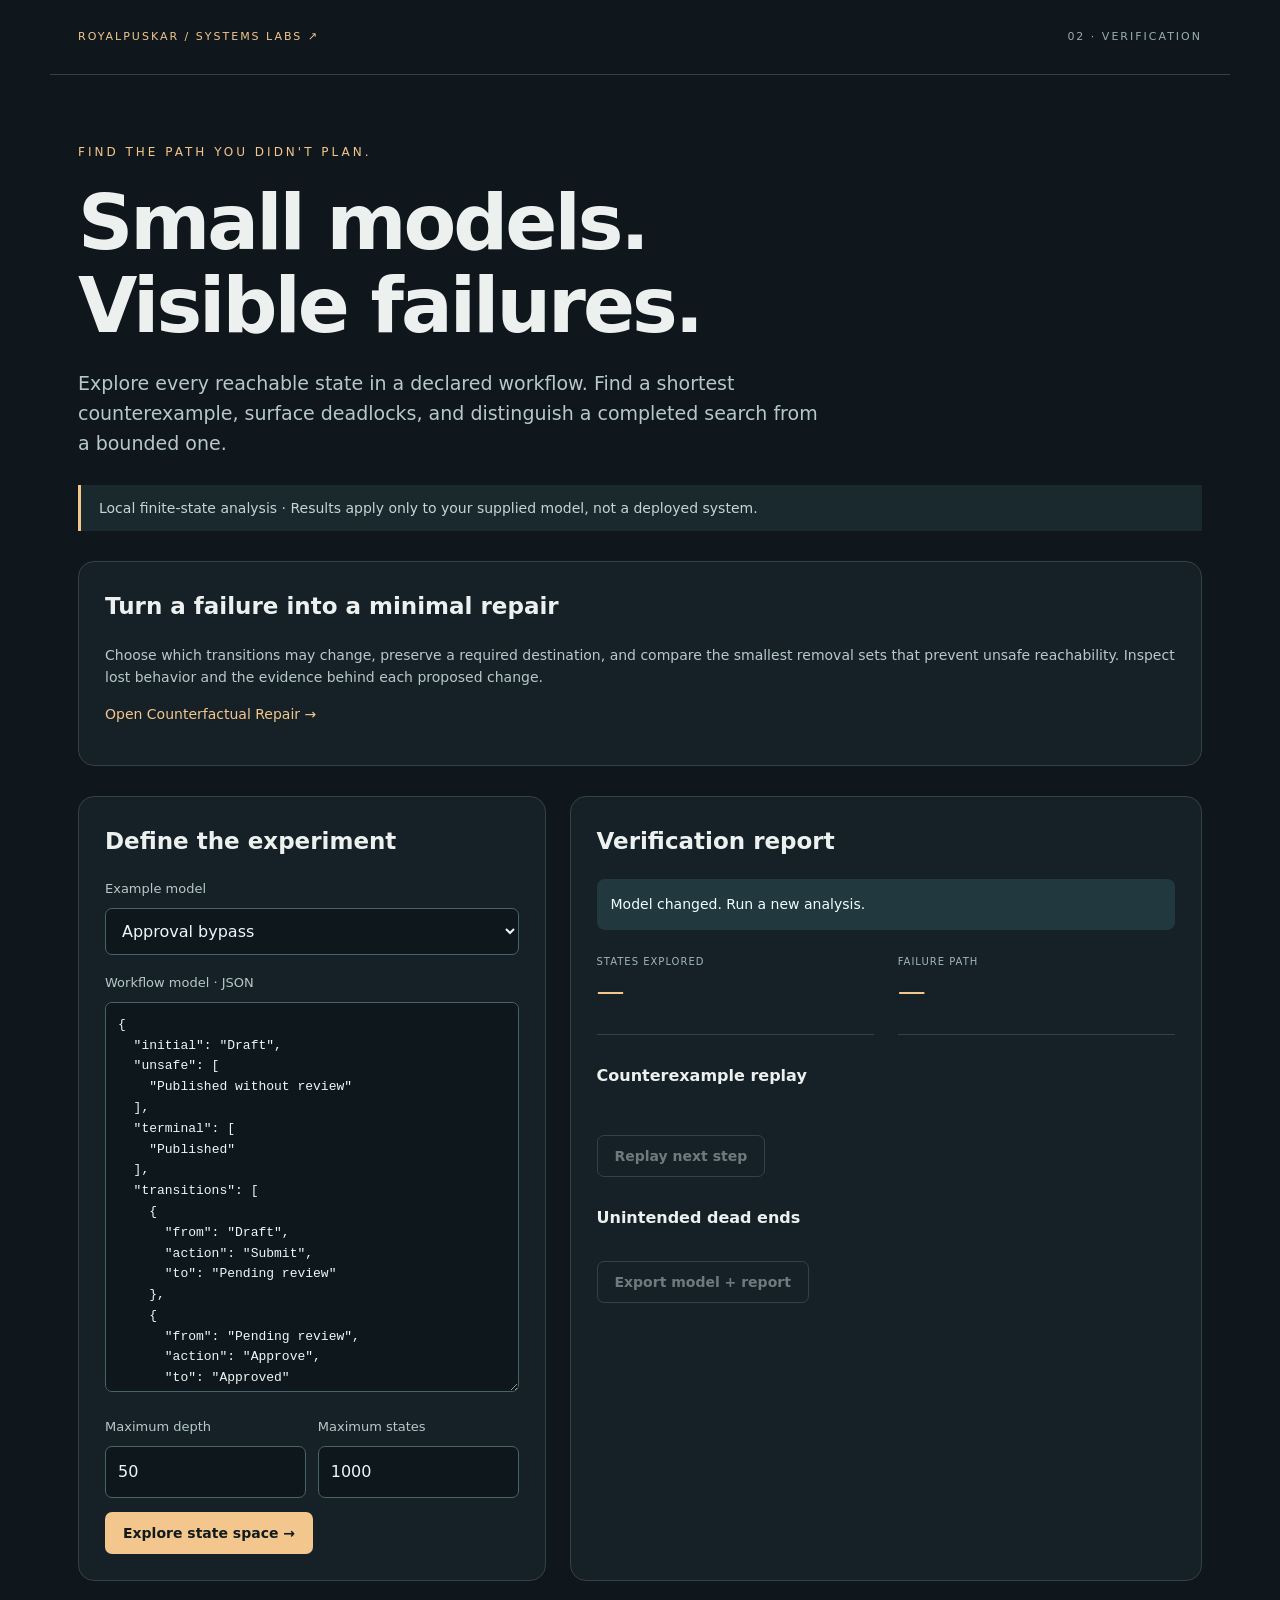
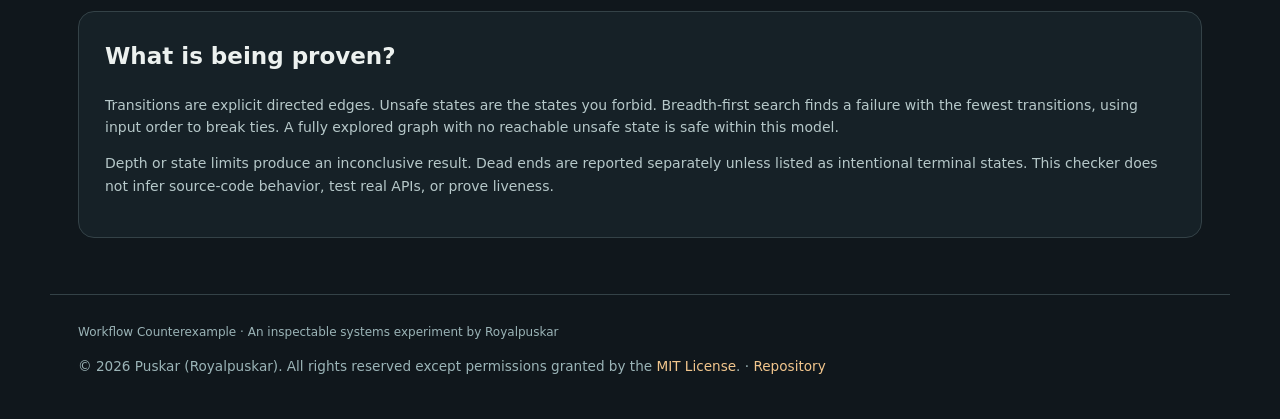
<file: index.html>
<!doctype html><html lang="en"><meta charset="utf-8"><meta name="viewport" content="width=device-width,initial-scale=1"><title>Workflow Counterexample · Royalpuskar</title><link rel="stylesheet" href="style.css">
<style id="puskar-wide-display">footer{flex-wrap:wrap}.puskar-attribution{max-width:100%}@media(min-width:2400px){body>header,body>main,body>footer{max-width:1760px;margin-left:auto;margin-right:auto;width:calc(100% - 96px)}body{font-size:20px}textarea{min-height:420px}.workspace{gap:32px}}@media(prefers-reduced-motion:reduce){html{scroll-behavior:auto}}</style>
<body><header><a href="https://github.com/Royalpuskar/workflow-counterexample">ROYALPUSKAR / SYSTEMS LABS ↗</a><span>02 · VERIFICATION</span></header><main><p class="eyebrow">FIND THE PATH YOU DIDN'T PLAN.</p><h1>Small models.<br>Visible failures.</h1><p class="lead">Explore every reachable state in a declared workflow. Find a shortest counterexample, surface deadlocks, and distinguish a completed search from a bounded one.</p><div class="notice">Local finite-state analysis · Results apply only to your supplied model, not a deployed system.</div><section class="panel explanation" aria-labelledby="repair-heading"><h2 id="repair-heading">Turn a failure into a minimal repair</h2><p>Choose which transitions may change, preserve a required destination, and compare the smallest removal sets that prevent unsafe reachability. Inspect lost behavior and the evidence behind each proposed change.</p><p><a href="repair.html">Open Counterfactual Repair →</a></p></section><div class="workspace"><section class="panel"><h2>Define the experiment</h2><label for="example">Example model</label><select id="example"><option value="unsafe">Approval bypass</option><option value="repaired">Repaired approval flow</option><option value="deadlock">Stranded review queue</option></select><label for="model">Workflow model · JSON</label><textarea id="model" spellcheck="false"></textarea><div class="actions"><div><label for="depth">Maximum depth</label><input id="depth" type="number" min="0" max="200" value="50"></div><div><label for="limit">Maximum states</label><input id="limit" type="number" min="1" max="10000" value="1000"></div></div><button id="run">Explore state space →</button></section><section class="panel"><h2>Verification report</h2><p role="status" aria-live="polite" id="status">Ready to explore.</p><section class="metrics"><div><small>STATES EXPLORED</small><strong id="explored">—</strong></div><div><small>FAILURE PATH</small><strong id="length">—</strong></div></section><h3>Counterexample replay</h3><ol id="trace"></ol><p id="position"></p><button id="step" class="secondary" disabled>Replay next step</button><h3>Unintended dead ends</h3><ul id="deadlocks"></ul><button id="export" class="secondary" disabled>Export model + report</button></section></div><section class="panel explanation"><h2>What is being proven?</h2><p>Transitions are explicit directed edges. Unsafe states are the states you forbid. Breadth-first search finds a failure with the fewest transitions, using input order to break ties. A fully explored graph with no reachable unsafe state is safe within this model.</p><p>Depth or state limits produce an inconclusive result. Dead ends are reported separately unless listed as intentional terminal states. This checker does not infer source-code behavior, test real APIs, or prove liveness.</p></section></main><footer>Workflow Counterexample · An inspectable systems experiment by Royalpuskar<p class="puskar-attribution" style="flex-basis:100%;font-size:0.85rem;line-height:1.6;overflow-wrap:anywhere">© 2026 Puskar (Royalpuskar). All rights reserved except permissions granted by the <a href="https://github.com/Royalpuskar/workflow-counterexample/blob/main/LICENSE">MIT License</a>. · <a href="https://github.com/Royalpuskar/workflow-counterexample">Repository</a></p></footer><script type="module" src="app.mjs"></script></body></html>
</file>
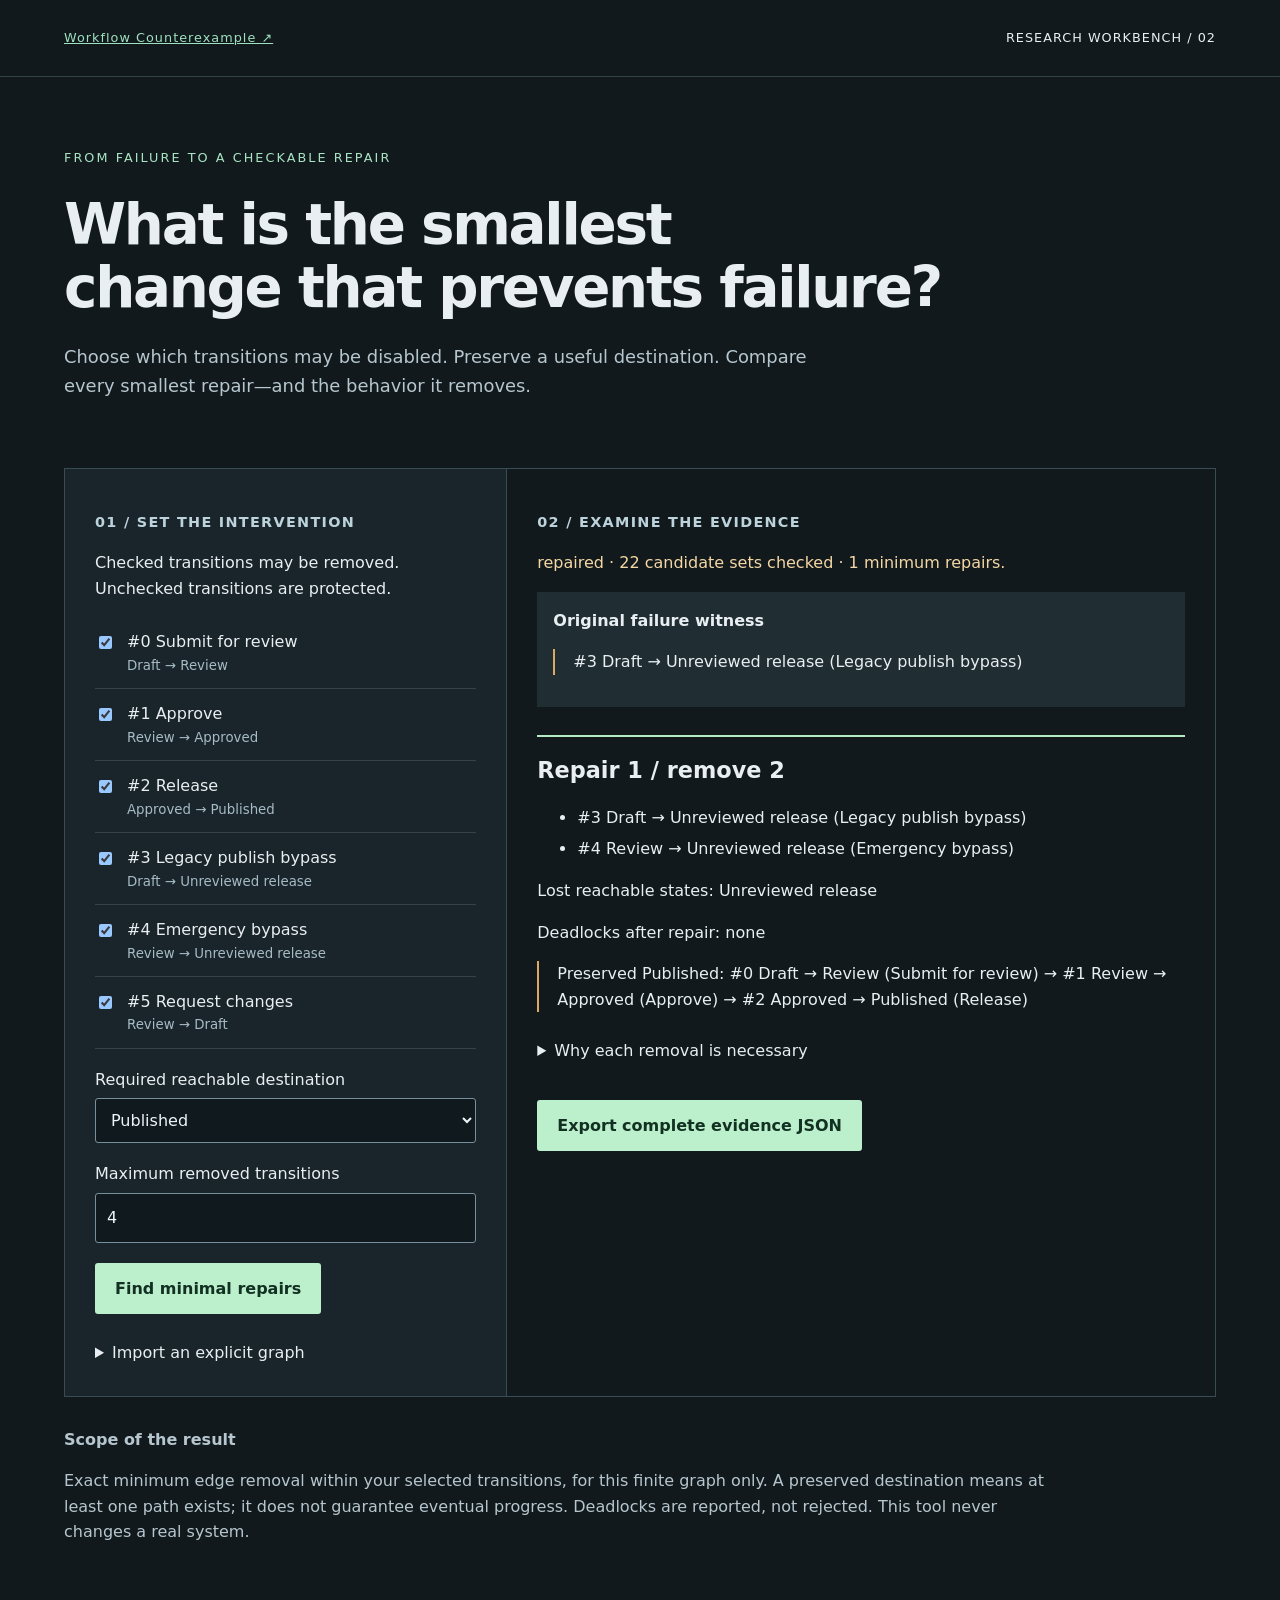
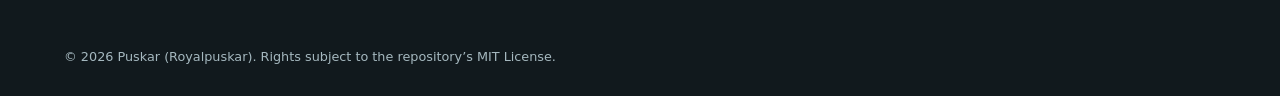
<file: repair.html>
<!doctype html><html lang="en"><head><meta charset="utf-8"><meta name="viewport" content="width=device-width,initial-scale=1"><meta name="color-scheme" content="dark"><title>Counterfactual Repair · Workflow Counterexample</title><link rel="stylesheet" href="repair.css"></head><body><header><a href="./">Workflow Counterexample ↗</a><span>RESEARCH WORKBENCH / 02</span></header><main><section class="intro"><p class="eyebrow">FROM FAILURE TO A CHECKABLE REPAIR</p><h1>What is the smallest<br>change that prevents failure?</h1><p>Choose which transitions may be disabled. Preserve a useful destination. Compare every smallest repair—and the behavior it removes.</p></section><div class="workspace"><section class="policy"><h2>01 / Set the intervention</h2><p>Checked transitions may be removed. Unchecked transitions are protected.</p><div id="edges"></div><label for="goal">Required reachable destination</label><select id="goal"></select><label for="budget">Maximum removed transitions</label><input id="budget" type="number" min="0" max="12" value="4"><button id="run">Find minimal repairs</button><details><summary>Import an explicit graph</summary><p>JSON model; 128 states/edges maximum. Nothing is uploaded.</p><textarea id="model" rows="12" aria-label="Workflow model JSON" spellcheck="false"></textarea><button id="load">Load model</button></details></section><section class="results"><h2>02 / Examine the evidence</h2><p id="status" role="status" aria-live="polite">Ready to explore the synthetic release workflow.</p><div id="baseline"></div><div id="repairs"></div><button id="export" disabled>Export complete evidence JSON</button></section></div><aside><strong>Scope of the result</strong><p>Exact minimum edge removal within your selected transitions, for this finite graph only. A preserved destination means at least one path exists; it does not guarantee eventual progress. Deadlocks are reported, not rejected. This tool never changes a real system.</p></aside></main><footer>© 2026 Puskar (Royalpuskar). Rights subject to the repository’s MIT License.</footer><script type="module" src="repair-app.mjs"></script></body></html>
</file>
<file: style.css>
:root{--accent:#f2c68d}
*{box-sizing:border-box}body{margin:0;background:#10171c;color:#ecf1ef;font:16px/1.6 system-ui,sans-serif}header,main,footer{max-width:1180px;margin:auto;padding:28px}header{display:flex;justify-content:space-between;border-bottom:1px solid #344247;font-size:11px;letter-spacing:2px}a{color:var(--accent);text-decoration:none}header span{color:#9aaead}.eyebrow{color:var(--accent);letter-spacing:3px;font-size:12px;margin-top:40px}h1{font-size:clamp(42px,6vw,78px);line-height:1.08;font-weight:550;letter-spacing:-3px;margin:20px 0}h2{font-size:23px;margin-top:0}h3{font-size:16px;margin-top:28px}.lead{font-size:19px;color:#b6c8c9;max-width:750px}.notice{border-left:3px solid var(--accent);padding:12px 18px;background:#1a292e;margin:26px 0;color:#c4d6d4;font-size:14px}.metrics{display:flex;gap:24px;margin:24px 0;flex-wrap:wrap}.metrics>div{flex:1;min-width:100px;border-bottom:1px solid #344247;padding-bottom:20px}small{font-size:10px;letter-spacing:1px;color:#a0b7b8;display:block}strong{display:block;font-size:28px;font-weight:500;color:var(--accent)}.workspace{display:grid;grid-template-columns:minmax(260px,0.85fr) minmax(300px,1.15fr);gap:24px;margin:30px 0}.panel{border:1px solid #344247;border-radius:16px;padding:26px;background:#162127;min-width:0}.panel p{color:#b6c8c9;font-size:14px}label{display:block;font-size:13px;color:#b6c8c9;margin:18px 0 8px}input,select,textarea{width:100%;background:#0e171c;border:1px solid #4a6269;color:#eef7f6;padding:12px;border-radius:7px;font:inherit}textarea{height:390px;resize:vertical;font:13px/1.6 ui-monospace,monospace}button{border:1px solid transparent;border-radius:7px;background:var(--accent);color:#111b1e;padding:12px 17px;font:600 14px system-ui;cursor:pointer;margin-top:14px}button:hover{filter:brightness(1.1)}button:disabled{opacity:.45;cursor:not-allowed}.secondary{background:transparent;border-color:#536c73;color:#d8e8e7}.danger{background:#593b40;color:#ffdadc}.actions{display:flex;gap:12px}.actions>div{flex:1}button:focus-visible,a:focus-visible,input:focus-visible,select:focus-visible,textarea:focus-visible{outline:3px solid #fff;outline-offset:3px}.token{padding:14px;border-left:2px solid var(--accent);background:#203139;margin:8px 0;font:14px ui-monospace,monospace}li{padding:9px 0;border-bottom:1px solid #2a3d45;overflow-wrap:anywhere}ol{padding-left:24px;max-height:360px;overflow:auto}#status{background:#21383f;padding:14px;border-radius:8px;color:#efffff}.explanation{margin-top:30px}footer{font-size:12px;color:#9bb4b7;border-top:1px solid #344247;margin-top:28px}@media(max-width:700px){header{gap:15px;flex-wrap:wrap}main{padding:20px}.workspace{grid-template-columns:1fr}h1{letter-spacing:-2px}.panel{padding:20px}.actions{flex-wrap:wrap}}
</file>
<file: repair.css>
:root{font-family:Inter,system-ui,sans-serif;color:#e9eef2;background:#11191d;line-height:1.6}*{box-sizing:border-box}body{margin:0}header,main,footer{max-width:1600px;margin:auto;padding:28px 5vw}header{display:flex;justify-content:space-between;border-bottom:1px solid #344349;gap:20px;font-size:.8rem;letter-spacing:.08em}a{color:#9fe1be}.eyebrow{color:#a9e4c2;font-size:.8rem;letter-spacing:.16em}h1{font-size:clamp(2.3rem,4.4vw,5rem);line-height:1.12;font-weight:550;letter-spacing:-.04em;margin:24px 0}.intro{padding:30px 0 50px}.intro>p:last-child{max-width:760px;color:#b6c6ce;font-size:1.12rem}.workspace{display:grid;grid-template-columns:minmax(280px,1fr) minmax(0,1.6fr);border:1px solid #3a4c53}.policy,.results{padding:30px}.policy{background:#19252a;border-right:1px solid #3a4c53}h2{font-size:.9rem;text-transform:uppercase;letter-spacing:.09em;color:#bdd3dc}label{display:block;margin:18px 0 6px}.edge{display:flex;align-items:start;gap:12px;padding:12px 0;border-bottom:1px solid #344349;margin:0}.edge input{margin-top:7px}.edge span{overflow-wrap:anywhere}.edge small{display:block;color:#a7bbc5}input[type=number],select,textarea{width:100%;padding:11px;background:#10191e;color:#edf5f8;border:1px solid #78909c;border-radius:3px;font:inherit}textarea{font-family:monospace;font-size:.8rem}button{background:#bcf0cc;color:#123122;border:0;padding:13px 20px;font:inherit;font-weight:650;cursor:pointer;margin-top:20px;border-radius:3px}button:disabled{opacity:.45;cursor:default}button:hover:enabled{background:#e0ffe9}:focus-visible{outline:3px solid #ffcd7e;outline-offset:3px}details{margin-top:26px}summary{cursor:pointer}article{border-top:2px solid #b4e9c6;padding:16px 0;margin-top:28px}h3{font-size:1.4rem;margin:0 0 14px}.trace{border-left:2px solid #dba963;padding-left:18px;overflow-wrap:anywhere}.metric{color:#b5ebca;font-weight:600}aside{padding:30px 0;color:#b6c6ce;max-width:1000px}footer{font-size:.8rem;color:#a5b8bf}#status{color:#f4d7a4}li{margin:6px 0}#baseline{background:#202e34;padding:16px}#baseline:empty{display:none}@media(min-width:2400px){:root{font-size:22px}header,main,footer{max-width:2200px}}@media(max-width:800px){.workspace{grid-template-columns:1fr}.policy{border-right:0;border-bottom:1px solid #3a4c53}.policy,.results{padding:20px}header{flex-wrap:wrap}h1 br{display:none}}
</file>
